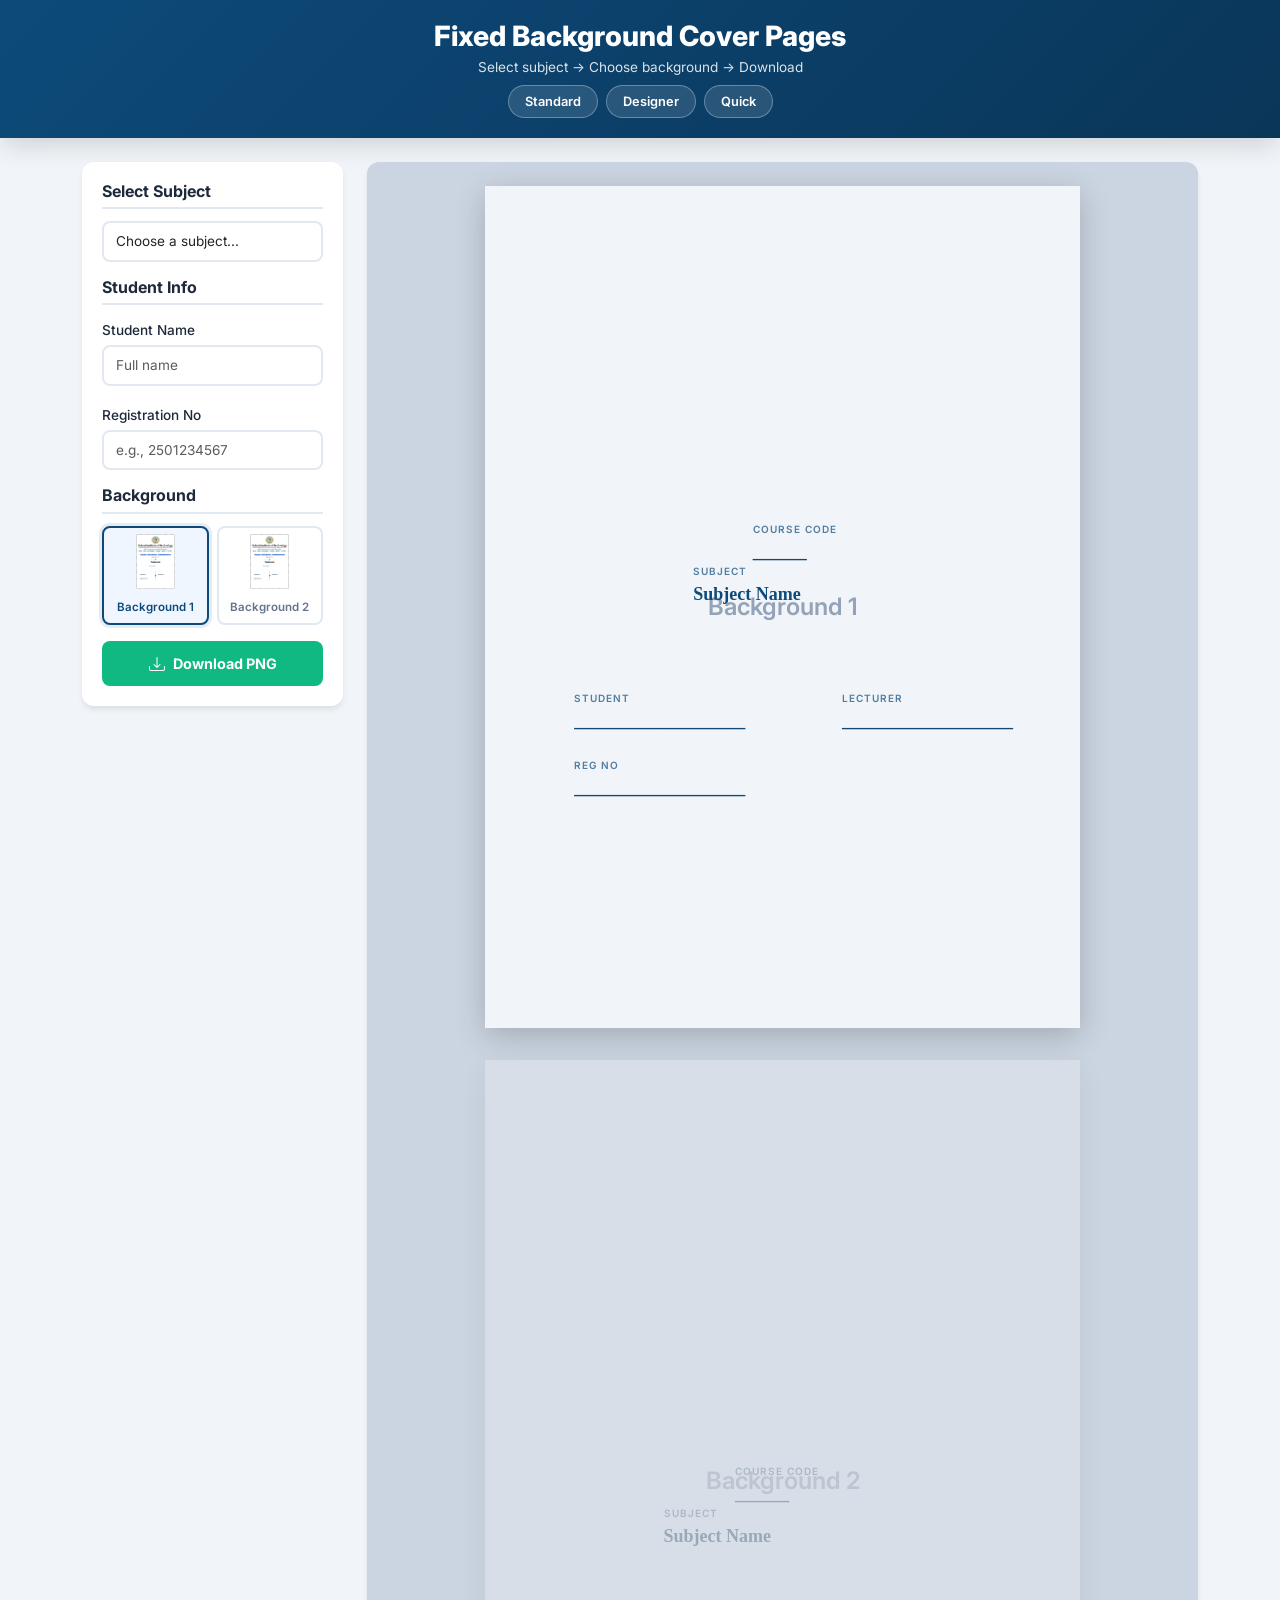
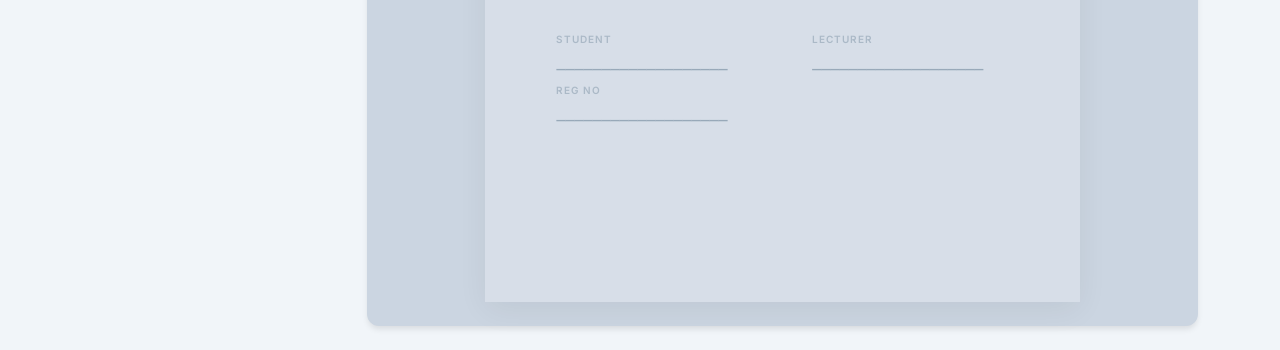
<file: fixed-bg.html>
<!DOCTYPE html>
<html lang="en">
<head>
  <meta charset="UTF-8">
  <meta name="viewport" content="width=device-width, initial-scale=1.0">
  <title>Fixed Background Cover Pages</title>

  <link href="https://cdn.jsdelivr.net/npm/bootstrap@5.3.0/dist/css/bootstrap.min.css" rel="stylesheet">
  <script src="https://code.jquery.com/jquery-3.6.0.min.js"></script>
  <script src="https://html2canvas.hertzen.com/dist/html2canvas.min.js"></script>
  <link rel="preconnect" href="https://fonts.googleapis.com">
  <link rel="preconnect" href="https://fonts.gstatic.com" crossorigin>
  <link href="https://fonts.googleapis.com/css2?family=Inter:wght@400;500;600;700;800&family=Times+New+Roman&display=swap" rel="stylesheet">

  <link rel="stylesheet" href="fixed-bg.css">
</head>

<body>

<div class="app-wrapper">
  <header class="app-header">
    <div class="container">
      <h1 class="app-title">Fixed Background Cover Pages</h1>
      <p class="app-subtitle">Select subject → Choose background → Download</p>
      <div class="header-links">
        <a href="index.html" class="btn-nav">Standard</a>
        <a href="designer.html" class="btn-nav">Designer</a>
        <a href="quick.html" class="btn-nav">Quick</a>
      </div>
    </div>
  </header>

  <div class="main-content">
    <div class="container">
      <div class="row g-4">
        <!-- Input Panel -->
        <div class="col-lg-3">
          <div class="input-card">
            <h5 class="input-title">Select Subject</h5>

            <div class="mb-3">
              <select id="subjectSelect" class="form-control form-control-sm">
                <option value="">Choose a subject...</option>
              </select>
            </div>

            <div class="subject-detail-box" id="subjectDetailBox" style="display:none;">
              <div class="sd-row"><strong>Code:</strong> <span id="sdCode"></span></div>
              <div class="sd-row"><strong>Name:</strong> <span id="sdName"></span></div>
              <div class="sd-row"><strong>Lecturer:</strong> <span id="sdLecturer"></span></div>
            </div>

            <h5 class="input-title mt-3">Student Info</h5>

            <div class="mb-3">
              <label class="form-label">Student Name</label>
              <input type="text" id="studentName" class="form-control form-control-sm" placeholder="Full name">
            </div>

            <div class="mb-3">
              <label class="form-label">Registration No</label>
              <input type="text" id="regNo" class="form-control form-control-sm" placeholder="e.g., 2501234567">
            </div>

            <h5 class="input-title mt-3">Background</h5>

            <div class="bg-selector">
              <div class="bg-option active" data-bg="rit_1.png">
                <img src="rit_1.png" alt="BG 1" onerror="this.style.display='none'">
                <span>Background 1</span>
              </div>
              <div class="bg-option" data-bg="rit_2.png">
                <img src="rit_2.png" alt="BG 2" onerror="this.style.display='none'">
                <span>Background 2</span>
              </div>
            </div>

            <button id="downloadBtn" class="btn-download">
              <svg width="16" height="16" fill="currentColor" viewBox="0 0 16 16"><path d="M.5 9.9a.5.5 0 0 1 .5.5v2.5a1 1 0 0 0 1 1h12a1 1 0 0 0 1-1v-2.5a.5.5 0 0 1 1 0v2.5a2 2 0 0 1-2 2H2a2 2 0 0 1-2-2v-2.5a.5.5 0 0 1 .5-.5Z"/><path d="M7.646 11.854a.5.5 0 0 0 .708 0l3-3a.5.5 0 0 0-.708-.708L8.5 10.293V1.5a.5.5 0 0 0-1 0v8.793L5.354 8.146a.5.5 0 1 0-.708.708l3 3Z"/></svg>
              Download PNG
            </button>
          </div>
        </div>

        <!-- Preview Panel -->
        <div class="col-lg-9">
          <div class="preview-section">
            <div class="preview-scroll">

              <!-- Background 1 -->
              <div class="bg-preview active-preview" id="preview-bg1" data-bg="rit_1.png">
                <div class="bg-canvas">
                  <img src="rit_1.png" class="bg-image" alt="Background 1" onerror="this.style.display='none'">
                  <div class="no-bg-fallback">Background 1</div>
                </div>
                <!-- Fixed Fields - User can adjust positions in CSS -->
                <div class="fixed-field field-course-code" id="bg1-code">
                  <span class="ff-label">Course Code</span>
                  <span class="ff-value">______</span>
                </div>
                <div class="fixed-field field-student" id="bg1-student">
                  <span class="ff-label">Student</span>
                  <span class="ff-value">___________________</span>
                </div>
                <div class="fixed-field field-regno" id="bg1-regno">
                  <span class="ff-label">Reg No</span>
                  <span class="ff-value">___________________</span>
                </div>
                <div class="fixed-field field-lecturer" id="bg1-lecturer">
                  <span class="ff-label">Lecturer</span>
                  <span class="ff-value">___________________</span>
                </div>
                <div class="fixed-field field-subject" id="bg1-subject">
                  <span class="ff-label">Subject</span>
                  <span class="ff-value">Subject Name</span>
                </div>
              </div>

              <!-- Background 2 -->
              <div class="bg-preview" id="preview-bg2" data-bg="rit_2.png">
                <div class="bg-canvas">
                  <img src="rit_2.png" class="bg-image" alt="Background 2" onerror="this.style.display='none'">
                  <div class="no-bg-fallback">Background 2</div>
                </div>
                <!-- Fixed Fields - User can adjust positions in CSS -->
                <div class="fixed-field field-course-code" id="bg2-code">
                  <span class="ff-label">Course Code</span>
                  <span class="ff-value">______</span>
                </div>
                <div class="fixed-field field-student" id="bg2-student">
                  <span class="ff-label">Student</span>
                  <span class="ff-value">___________________</span>
                </div>
                <div class="fixed-field field-regno" id="bg2-regno">
                  <span class="ff-label">Reg No</span>
                  <span class="ff-value">___________________</span>
                </div>
                <div class="fixed-field field-lecturer" id="bg2-lecturer">
                  <span class="ff-label">Lecturer</span>
                  <span class="ff-value">___________________</span>
                </div>
                <div class="fixed-field field-subject" id="bg2-subject">
                  <span class="ff-label">Subject</span>
                  <span class="ff-value">Subject Name</span>
                </div>
              </div>

            </div>
          </div>
        </div>
      </div>
    </div>
  </div>
</div>

<script src="fixed-bg.js"></script>
</body>
</html>
</file>
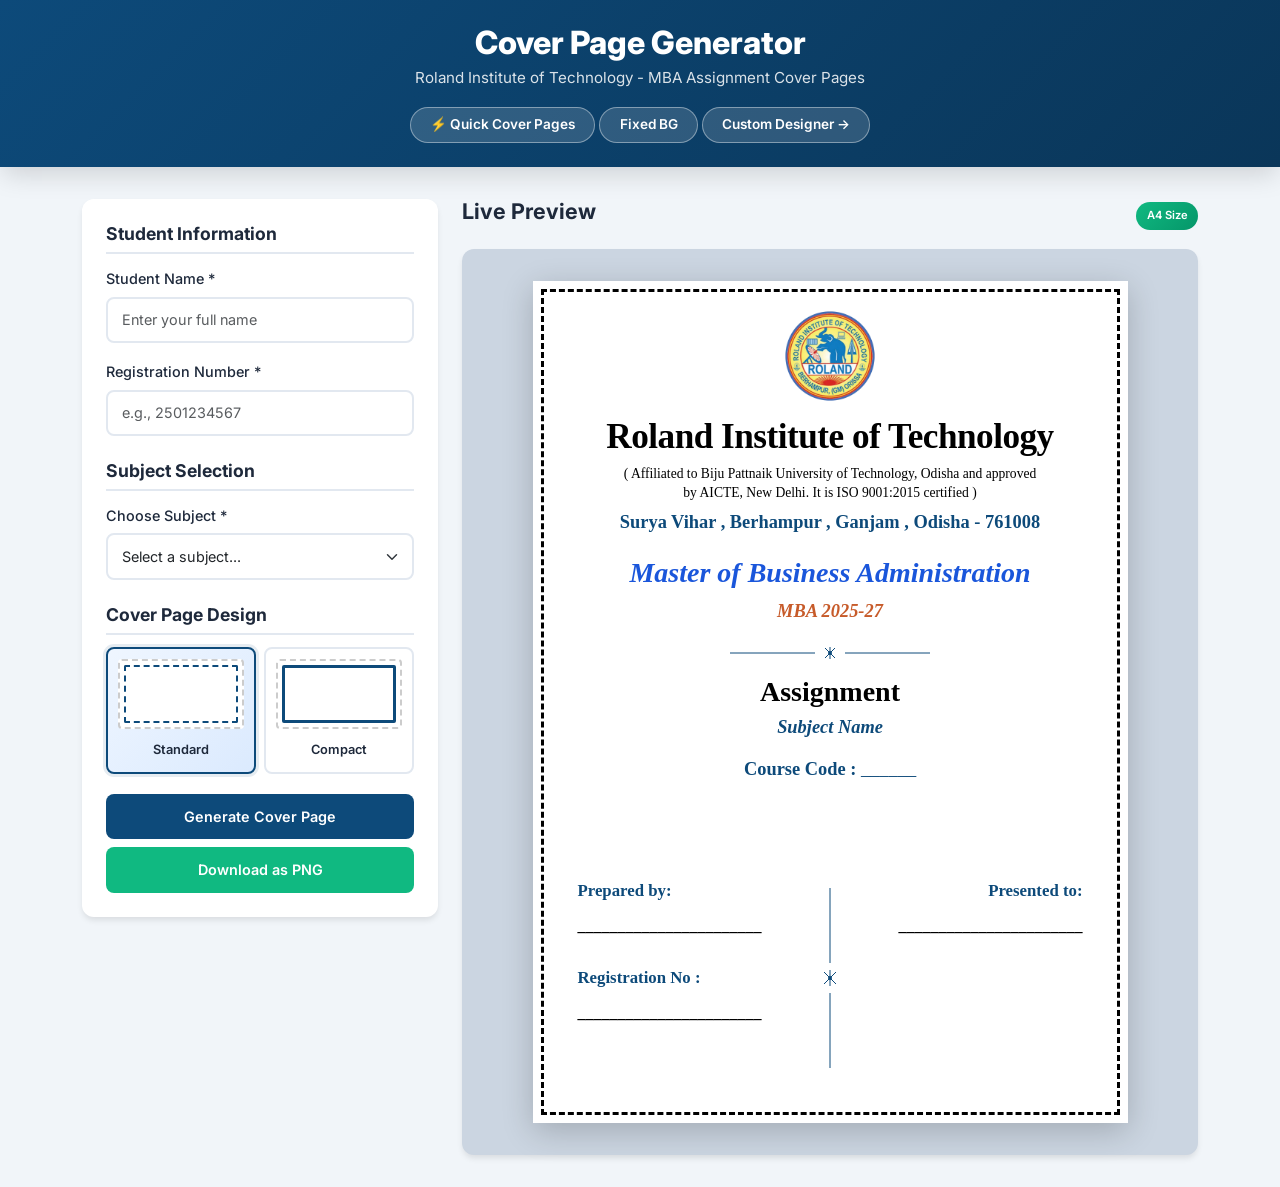
<file: index_2.html>
<!DOCTYPE html>
<html lang="en">
<head>
  <meta charset="UTF-8">
  <meta name="viewport" content="width=device-width, initial-scale=1.0">
  <title>Cover Page Generator - Roland Institute of Technology</title>

  <!-- Bootstrap 5 -->
  <link href="https://cdn.jsdelivr.net/npm/bootstrap@5.3.0/dist/css/bootstrap.min.css" rel="stylesheet">

  <!-- jQuery -->
  <script src="https://code.jquery.com/jquery-3.6.0.min.js"></script>

  <!-- html2canvas -->
  <script src="https://html2canvas.hertzen.com/dist/html2canvas.min.js"></script>
  <link rel="preconnect" href="https://fonts.googleapis.com">
  <link rel="preconnect" href="https://fonts.gstatic.com" crossorigin>
  <link href="https://fonts.googleapis.com/css2?family=Times+New+Roman&family=Inter:wght@300;400;500;600;700;800&display=swap" rel="stylesheet">

  <link rel="stylesheet" href="style.css">
</head>

<body>

<div class="app-wrapper">
  <!-- Header -->
  <header class="app-header">
    <div class="container">
      <h1 class="app-title">Cover Page Generator</h1>
      <p class="app-subtitle">Roland Institute of Technology - MBA Assignment Cover Pages</p>
      <div class="mt-3">
        <a href="quick.html" class="btn-designer-nav">⚡ Quick Cover Pages</a>
        <a href="fixed-bg.html" class="btn-designer-nav">Fixed BG</a>
        <a href="designer.html" class="btn-designer-nav">Custom Designer →</a>
      </div>
    </div>
  </header>

  <div class="main-content">
    <div class="container">
      <div class="row g-4">
        <!-- Form Section -->
        <div class="col-lg-4">
          <div class="form-card">
            <h4 class="form-title">Student Information</h4>
            
            <div class="mb-3">
              <label for="studentName" class="form-label">Student Name *</label>
              <input type="text" id="studentName" class="form-control" placeholder="Enter your full name" required>
            </div>

            <div class="mb-3">
              <label for="regNo" class="form-label">Registration Number *</label>
              <input type="text" id="regNo" class="form-control" placeholder="e.g., 2501234567" required>
            </div>

            <h4 class="form-title mt-4">Subject Selection</h4>
            
            <div class="mb-3">
              <label for="subjectSelect" class="form-label">Choose Subject *</label>
              <select id="subjectSelect" class="form-select" required>
                <option value="">Select a subject...</option>
              </select>
            </div>

            <div class="subject-info-box" id="subjectInfoBox" style="display: none;">
              <div class="subject-detail">
                <strong>Code:</strong> <span id="subjectCode"></span>
              </div>
              <div class="subject-detail">
                <strong>Name:</strong> <span id="subjectName"></span>
              </div>
              <div class="subject-detail">
                <strong>Lecturer:</strong> <span id="subjectLecturer"></span>
              </div>
            </div>

            <h4 class="form-title mt-4">Cover Page Design</h4>
            
            <div class="design-selection">
              <div class="row g-2">
                <div class="col-6">
                  <div class="design-option active" data-design="design1">
                    <div class="design-preview design1-preview"></div>
                    <span>Standard</span>
                  </div>
                </div>
                <div class="col-6">
                  <div class="design-option" data-design="design2">
                    <div class="design-preview design2-preview"></div>
                    <span>Compact</span>
                  </div>
                </div>
              </div>
            </div>

            <div class="button-group">
              <button id="generate" class="btn btn-primary w-100 mb-2">
                Generate Cover Page
              </button>
              <button id="download" class="btn btn-success w-100">
                Download as PNG
              </button>
            </div>
          </div>
        </div>

        <!-- Preview Section -->
        <div class="col-lg-8">
          <div class="preview-header">
            <h4 class="preview-title">Live Preview</h4>
            <span class="preview-badge">A4 Size</span>
          </div>
          
          <div class="preview-container">
            <!-- Cover Page - Exact rit_2.png replica -->
            <div class="cover-page-wrapper">
              <div id="coverPage" class="cover-page" data-design="design1">
                <!-- Dashed Border -->
                <div class="cp-border"></div>
                
                <!-- Content -->
                <div class="cp-content">
                  <!-- Logo Section -->
                  <div class="cp-logo">
                    <img src="rit_logo.png" alt="RIT Logo" class="cp-logo-img" onerror="this.style.display='none'">
                    <div class="cp-logo-fallback" style="display:none;">
                      <div class="logo-circle">
                        <span class="logo-text">RIT</span>
                      </div>
                    </div>
                  </div>
                  
                  <!-- Institution Name -->
                  <h1 class="cp-institution">Roland Institute of Technology</h1>
                  
                  <!-- Affiliation Text -->
                  <p class="cp-affiliation">( Affiliated to Biju Pattnaik University of Technology, Odisha and approved<br>by AICTE, New Delhi. It is ISO 9001:2015 certified )</p>
                  
                  <!-- Address -->
                  <p class="cp-address">Surya Vihar , Berhampur , Ganjam , Odisha - 761008</p>
                  
                  <!-- Program Name -->
                  <h2 class="cp-program">Master of Business Administration</h2>
                  
                  <!-- Batch Year -->
                  <p class="cp-batch">MBA 2025-27</p>
                  
                  <!-- Decorative Divider -->
                  <div class="cp-divider">
                    <svg width="200" height="20" viewBox="0 0 200 20">
                      <line x1="0" y1="10" x2="85" y2="10" stroke="#0d4a7a" stroke-width="1"/>
                      <g transform="translate(100,10)">
                        <line x1="0" y1="-6" x2="0" y2="6" stroke="#0d4a7a" stroke-width="1"/>
                        <line x1="-5" y1="-5" x2="5" y2="5" stroke="#0d4a7a" stroke-width="1"/>
                        <line x1="-5" y1="5" x2="5" y2="-5" stroke="#0d4a7a" stroke-width="1"/>
                        <circle cx="0" cy="0" r="2" fill="#0d4a7a"/>
                      </g>
                      <line x1="115" y1="10" x2="200" y2="10" stroke="#0d4a7a" stroke-width="1"/>
                    </svg>
                  </div>
                  
                  <!-- Assignment Title -->
                  <h3 class="cp-assignment">Assignment</h3>
                  
                  <!-- Subject Name -->
                  <p class="cp-subject-name" id="cpSubjectName">Subject Name</p>
                  
                  <!-- Course Code -->
                  <p class="cp-course-code">Course Code : <span id="cpCourseCode">______</span></p>
                  
                  <!-- Lower Section - Prepared by / Presented to -->
                  <div class="cp-lower-section">
                    <div class="cp-prepared">
                      <p class="cp-label">Prepared by:</p>
                      <p class="cp-value" id="cpStudentName">_______________________</p>
                      <p class="cp-label mt-4">Registration No :</p>
                      <p class="cp-value" id="cpRegNo">_______________________</p>
                    </div>
                    
                    <div class="cp-center-divider">
                      <svg width="20" height="180" viewBox="0 0 20 180">
                        <line x1="10" y1="0" x2="10" y2="75" stroke="#0d4a7a" stroke-width="1"/>
                        <g transform="translate(10,90)">
                          <line x1="0" y1="-8" x2="0" y2="8" stroke="#0d4a7a" stroke-width="1"/>
                          <line x1="-6" y1="-6" x2="6" y2="6" stroke="#0d4a7a" stroke-width="1"/>
                          <line x1="-6" y1="6" x2="6" y2="-6" stroke="#0d4a7a" stroke-width="1"/>
                          <circle cx="0" cy="0" r="2" fill="#0d4a7a"/>
                        </g>
                        <line x1="10" y1="105" x2="10" y2="180" stroke="#0d4a7a" stroke-width="1"/>
                      </svg>
                    </div>
                    
                    <div class="cp-presented">
                      <p class="cp-label">Presented to:</p>
                      <p class="cp-value" id="cpLecturerName">_______________________</p>
                    </div>
                  </div>
                </div>
              </div>
            </div>
          </div>
        </div>
      </div>
    </div>
  </div>
</div>

<script src="script.js"></script>
</body>
</html>
</file>
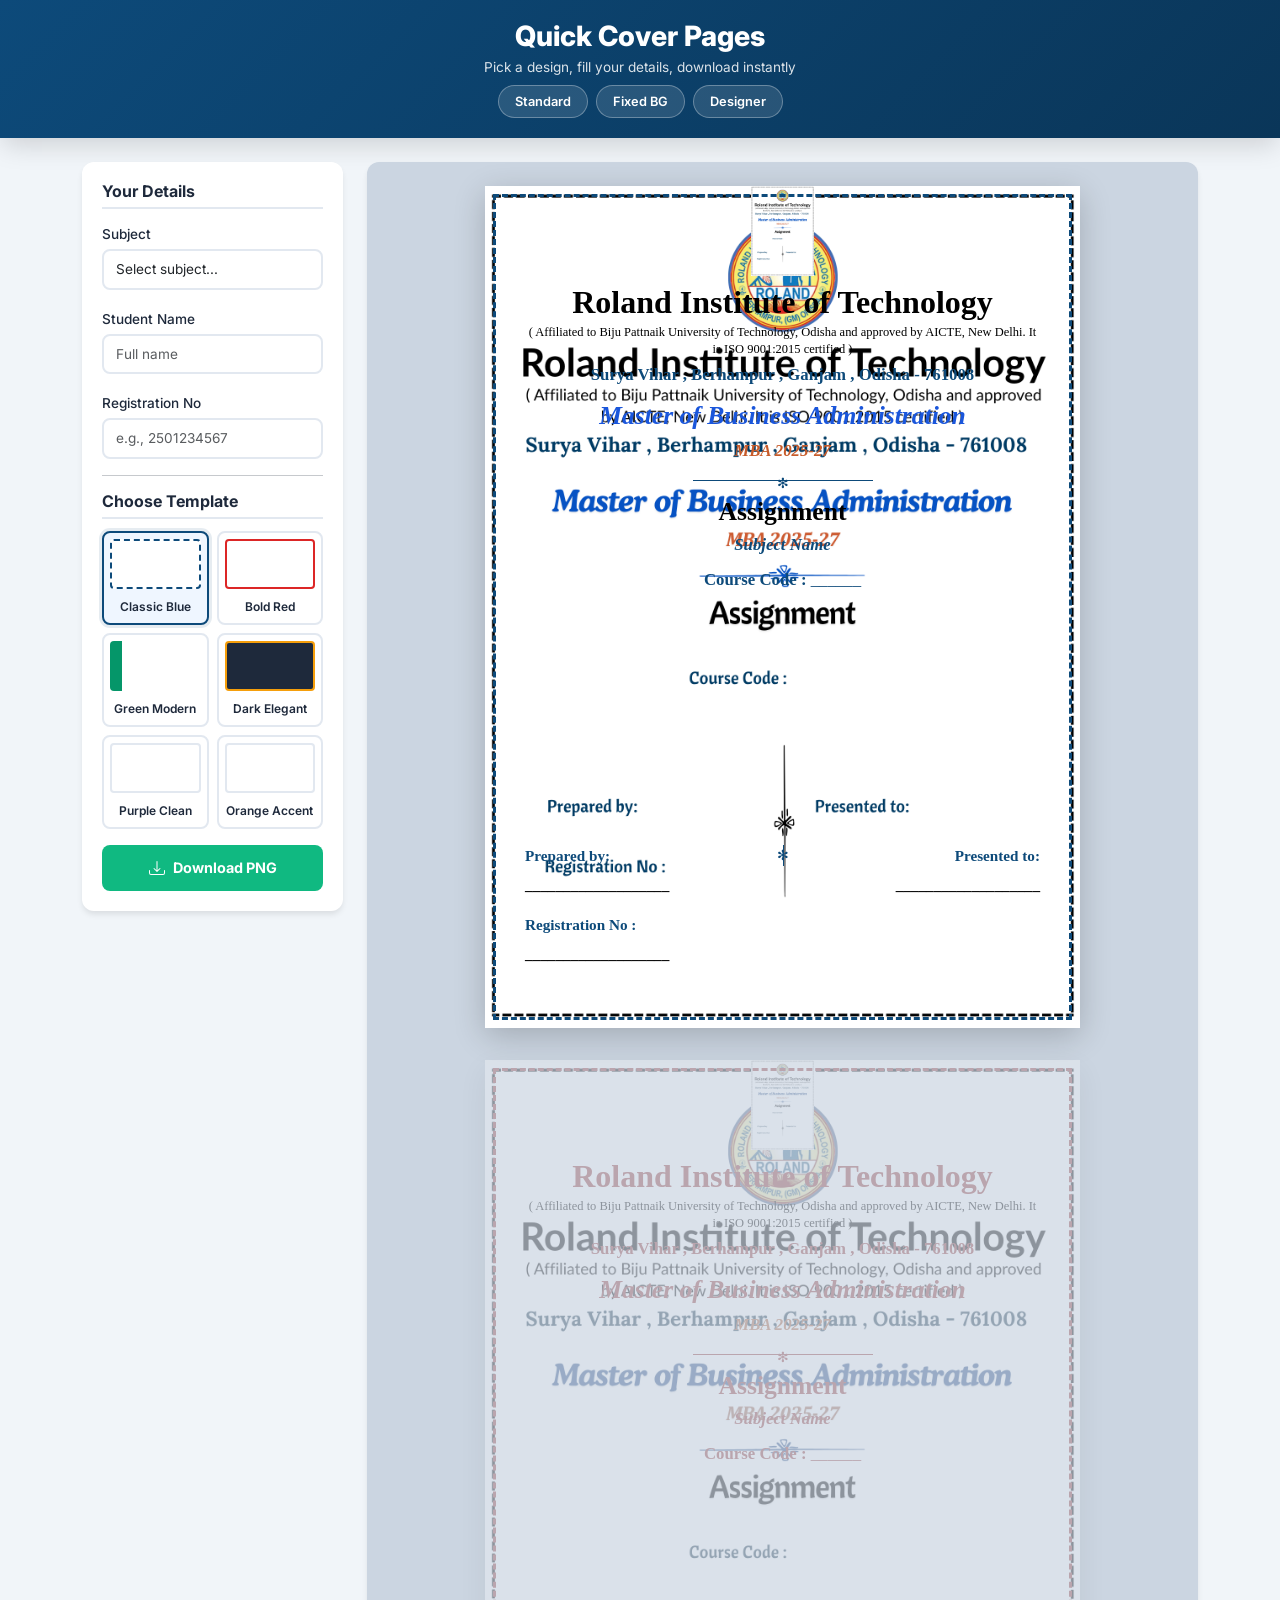
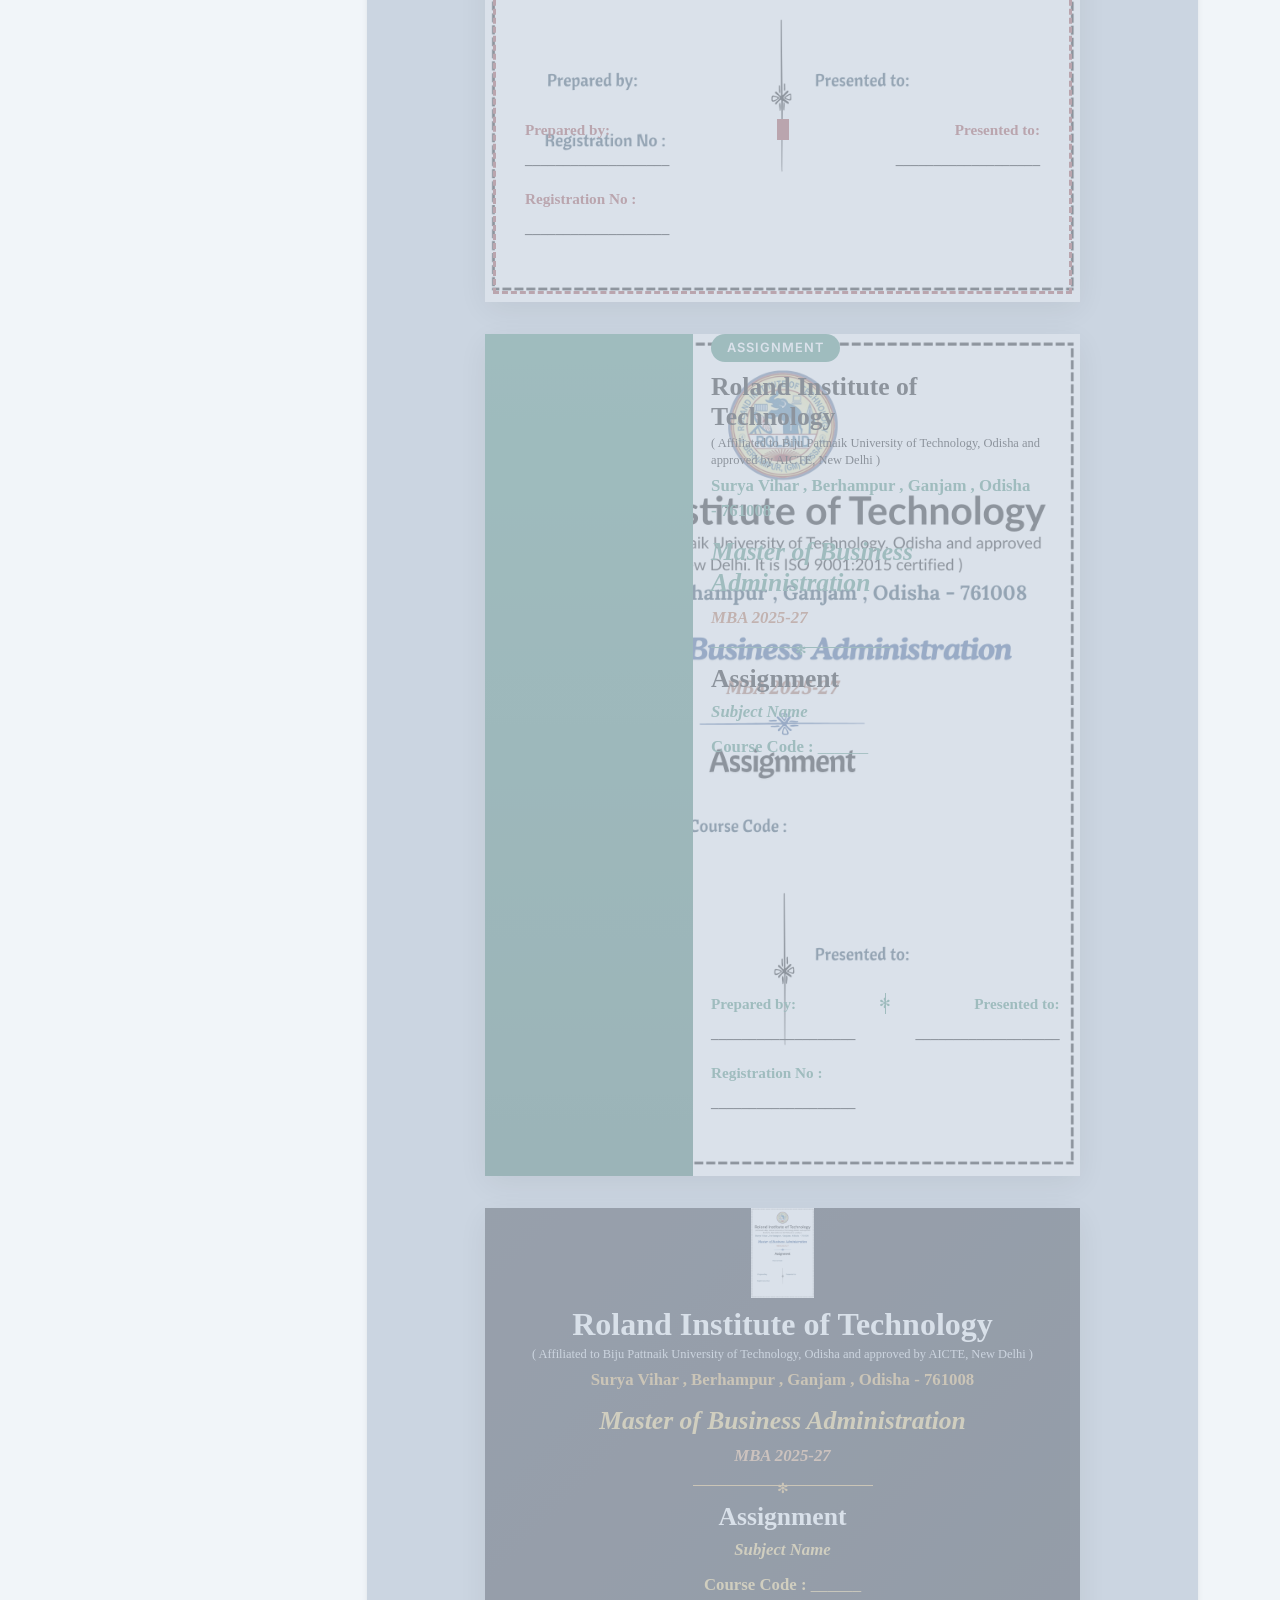
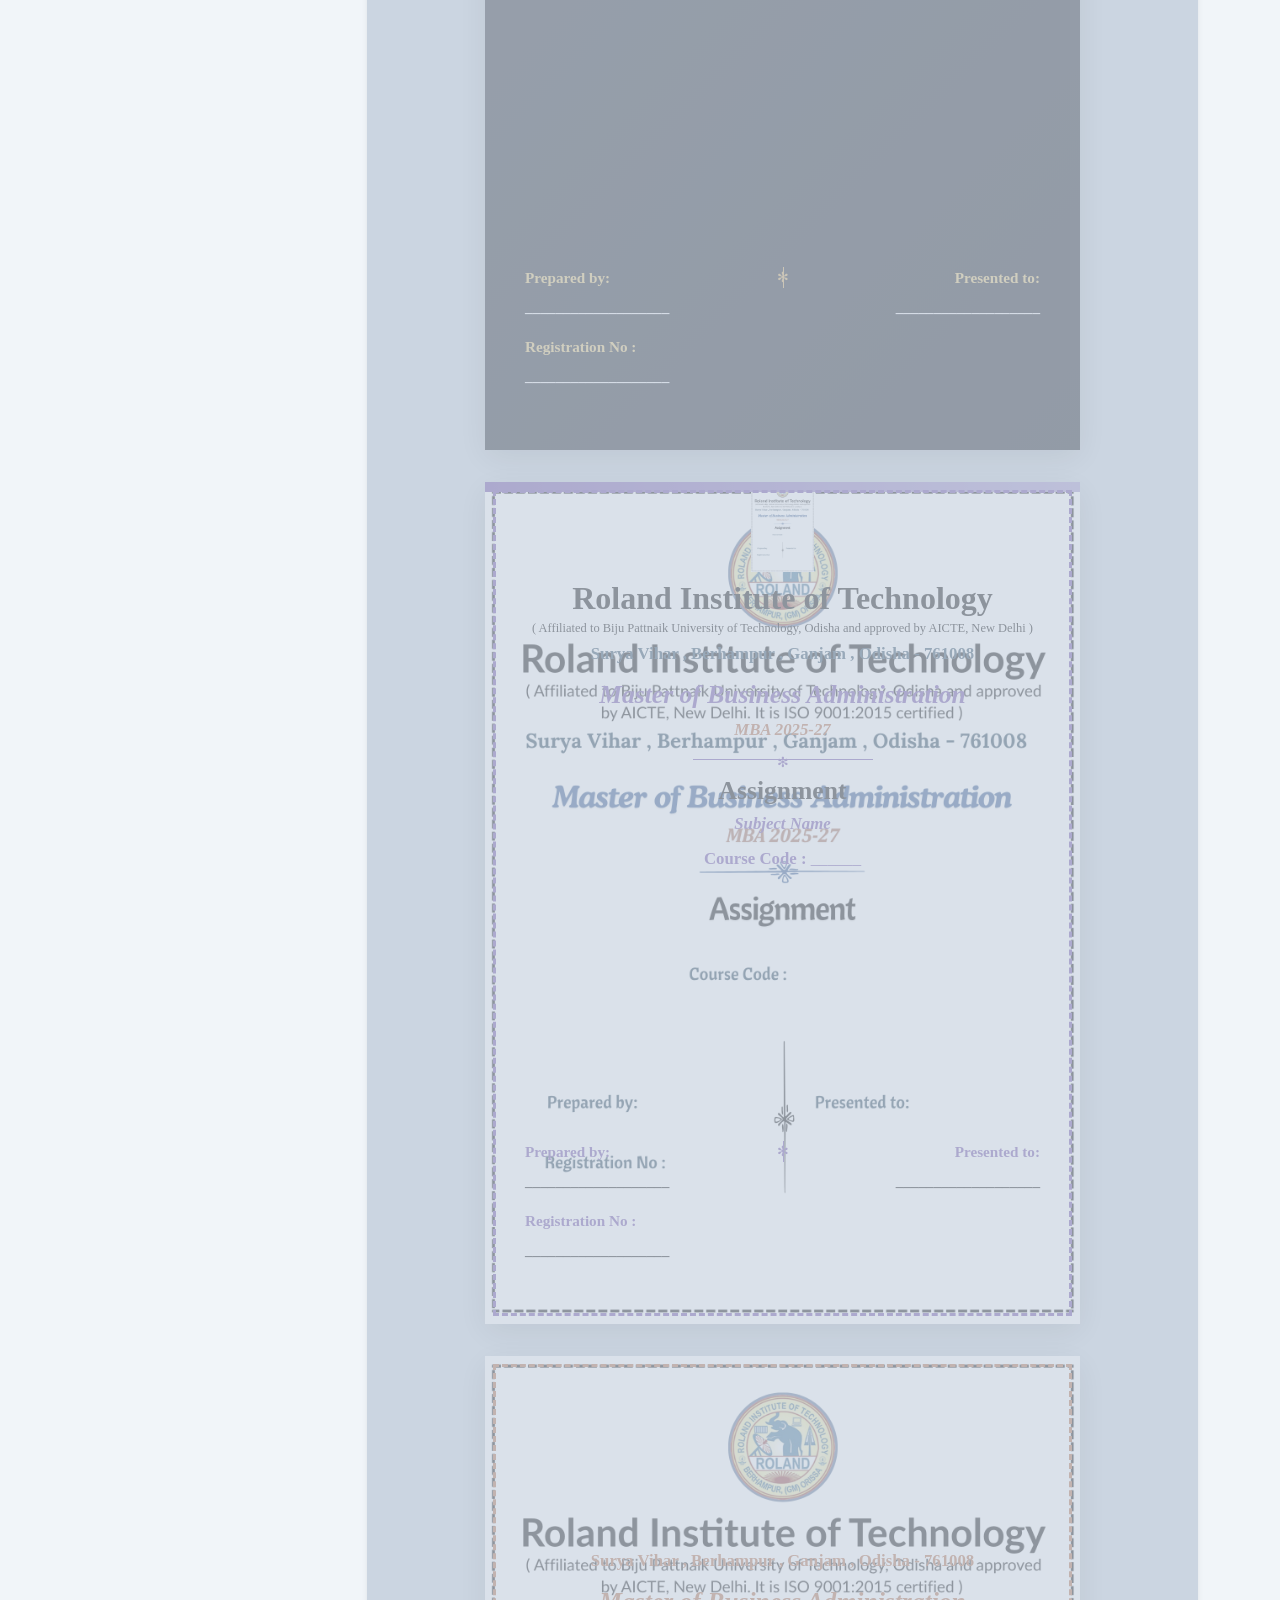
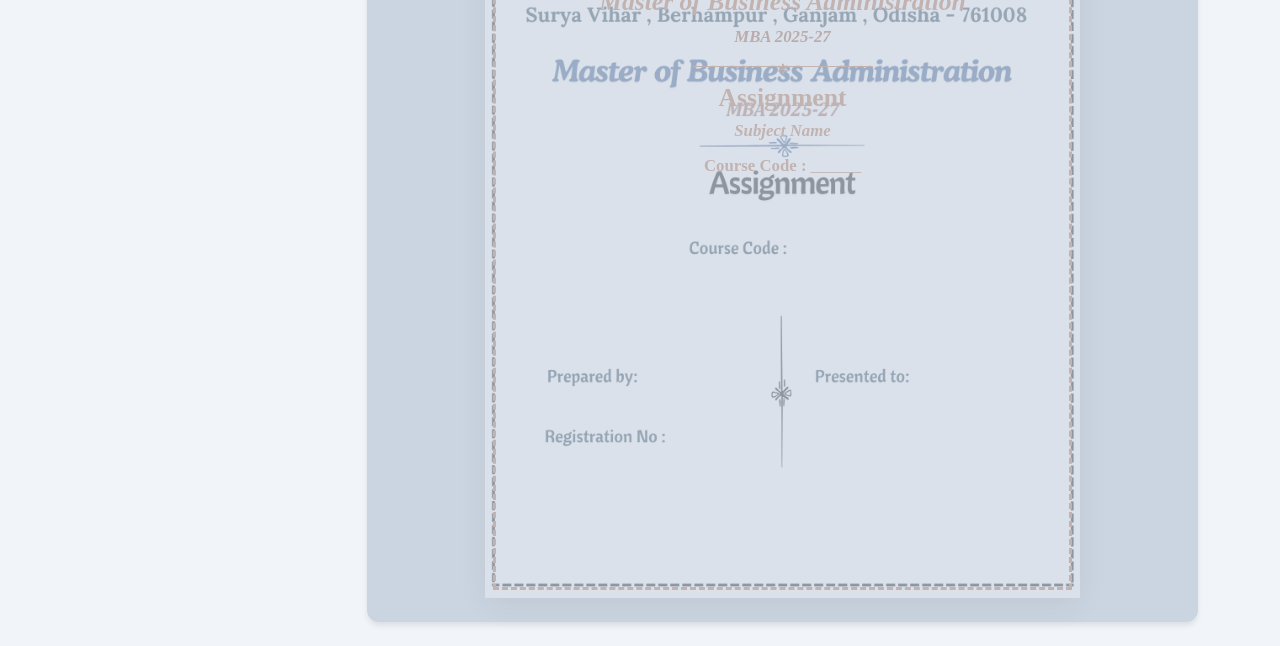
<file: quick.html>
<!DOCTYPE html>
<html lang="en">
<head>
  <meta charset="UTF-8">
  <meta name="viewport" content="width=device-width, initial-scale=1.0">
  <title>Quick Cover Pages - Roland Institute of Technology</title>

  <link href="https://cdn.jsdelivr.net/npm/bootstrap@5.3.0/dist/css/bootstrap.min.css" rel="stylesheet">
  <script src="https://code.jquery.com/jquery-3.6.0.min.js"></script>
  <script src="https://html2canvas.hertzen.com/dist/html2canvas.min.js"></script>
  <link rel="preconnect" href="https://fonts.googleapis.com">
  <link rel="preconnect" href="https://fonts.gstatic.com" crossorigin>
  <link href="https://fonts.googleapis.com/css2?family=Inter:wght@300;400;500;600;700;800&family=Times+New+Roman&family=Playfair+Display:wght@400;600;700&display=swap" rel="stylesheet">

  <link rel="stylesheet" href="quick.css">
</head>

<body>

<div class="app-wrapper">
  <header class="app-header">
    <div class="container">
      <h1 class="app-title">Quick Cover Pages</h1>
      <p class="app-subtitle">Pick a design, fill your details, download instantly</p>
      <div class="header-links">
        <a href="index.html" class="btn-nav">Standard</a>
        <a href="fixed-bg.html" class="btn-nav">Fixed BG</a>
        <a href="designer.html" class="btn-nav">Designer</a>
      </div>
    </div>
  </header>

  <div class="main-content">
    <div class="container">
      <div class="row g-4">
        <!-- Input Panel -->
        <div class="col-lg-3">
          <div class="input-card">
            <h5 class="input-title">Your Details</h5>

            <div class="mb-3">
              <label class="form-label">Subject</label>
              <select id="subjectSelect" class="form-control form-control-sm">
                <option value="">Select subject...</option>
              </select>
            </div>

            <div class="mb-3">
              <label class="form-label">Student Name</label>
              <input type="text" id="studentName" class="form-control form-control-sm" placeholder="Full name">
            </div>

            <div class="mb-3">
              <label class="form-label">Registration No</label>
              <input type="text" id="regNo" class="form-control form-control-sm" placeholder="e.g., 2501234567">
            </div>

            <hr class="my-3">

            <h5 class="input-title">Choose Template</h5>

            <div class="template-grid">
              <div class="template-option active" data-template="t1">
                <div class="template-thumb t1-thumb"></div>
                <span>Classic Blue</span>
              </div>
              <div class="template-option" data-template="t2">
                <div class="template-thumb t2-thumb"></div>
                <span>Bold Red</span>
              </div>
              <div class="template-option" data-template="t3">
                <div class="template-thumb t3-thumb"></div>
                <span>Green Modern</span>
              </div>
              <div class="template-option" data-template="t4">
                <div class="template-thumb t4-thumb"></div>
                <span>Dark Elegant</span>
              </div>
              <div class="template-option" data-template="t5">
                <div class="template-thumb t5-thumb"></div>
                <span>Purple Clean</span>
              </div>
              <div class="template-option" data-template="t6">
                <div class="template-thumb t6-thumb"></div>
                <span>Orange Accent</span>
              </div>
            </div>

            <button id="downloadBtn" class="btn-download">
              <svg width="16" height="16" fill="currentColor" viewBox="0 0 16 16"><path d="M.5 9.9a.5.5 0 0 1 .5.5v2.5a1 1 0 0 0 1 1h12a1 1 0 0 0 1-1v-2.5a.5.5 0 0 1 1 0v2.5a2 2 0 0 1-2 2H2a2 2 0 0 1-2-2v-2.5a.5.5 0 0 1 .5-.5Z"/><path d="M7.646 11.854a.5.5 0 0 0 .708 0l3-3a.5.5 0 0 0-.708-.708L8.5 10.293V1.5a.5.5 0 0 0-1 0v8.793L5.354 8.146a.5.5 0 1 0-.708.708l3 3Z"/></svg>
              Download PNG
            </button>
          </div>
        </div>

        <!-- Preview Panel -->
        <div class="col-lg-9">
          <div class="preview-section">
            <div class="preview-scroll" id="previewScroll">

              <!-- Template 1: Classic Blue -->
              <div class="template-preview" id="preview-t1" data-template="t1">
                <div class="tp-bg-image">
                  <img src="rit_2.png" alt="BG" onerror="this.style.display='none'">
                </div>
                <div class="tp-border tp-border-blue"></div>
                <div class="tp-content">
                  <div class="tp-logo">
                    <img src="rit_2.png" alt="RIT" class="tp-logo-img" onerror="this.outerHTML='<div class=\'tp-logo-fallback\'><span>RIT</span></div>'">
                  </div>
                  <h1 class="tp-inst">Roland Institute of Technology</h1>
                  <p class="tp-affil">( Affiliated to Biju Pattnaik University of Technology, Odisha and approved by AICTE, New Delhi. It is ISO 9001:2015 certified )</p>
                  <p class="tp-address">Surya Vihar , Berhampur , Ganjam , Odisha - 761008</p>
                  <h2 class="tp-program">Master of Business Administration</h2>
                  <p class="tp-batch">MBA 2025-27</p>
                  <div class="tp-divider-blue"></div>
                  <h3 class="tp-assignment">Assignment</h3>
                  <p class="tp-subject" id="t1-subject">Subject Name</p>
                  <p class="tp-code">Course Code : <span id="t1-code">______</span></p>
                  <div class="tp-lower">
                    <div class="tp-left">
                      <p class="tp-label">Prepared by:</p>
                      <p class="tp-val" id="t1-student">___________________</p>
                      <p class="tp-label">Registration No :</p>
                      <p class="tp-val" id="t1-regno">___________________</p>
                    </div>
                    <div class="tp-mid-line"><span>✻</span></div>
                    <div class="tp-right">
                      <p class="tp-label">Presented to:</p>
                      <p class="tp-val" id="t1-lecturer">___________________</p>
                    </div>
                  </div>
                </div>
              </div>

              <!-- Template 2: Bold Red -->
              <div class="template-preview" id="preview-t2" data-template="t2">
                <div class="tp-bg-image">
                  <img src="rit_1.png" alt="BG" onerror="this.style.display='none'">
                </div>
                <div class="tp-border tp-border-red"></div>
                <div class="tp-content">
                  <div class="tp-logo">
                    <img src="rit_2.png" alt="RIT" class="tp-logo-img" onerror="this.outerHTML='<div class=\'tp-logo-fallback red\'><span>RIT</span></div>'">
                  </div>
                  <h1 class="tp-inst tp-inst-red">Roland Institute of Technology</h1>
                  <p class="tp-affil">( Affiliated to Biju Pattnaik University of Technology, Odisha and approved by AICTE, New Delhi. It is ISO 9001:2015 certified )</p>
                  <p class="tp-address tp-address-red">Surya Vihar , Berhampur , Ganjam , Odisha - 761008</p>
                  <h2 class="tp-program tp-program-red">Master of Business Administration</h2>
                  <p class="tp-batch tp-batch-red">MBA 2025-27</p>
                  <div class="tp-divider-red"></div>
                  <h3 class="tp-assignment tp-assignment-red">Assignment</h3>
                  <p class="tp-subject tp-subject-red" id="t2-subject">Subject Name</p>
                  <p class="tp-code tp-code-red">Course Code : <span id="t2-code">______</span></p>
                  <div class="tp-lower">
                    <div class="tp-left">
                      <p class="tp-label tp-label-red">Prepared by:</p>
                      <p class="tp-val" id="t2-student">___________________</p>
                      <p class="tp-label tp-label-red">Registration No :</p>
                      <p class="tp-val" id="t2-regno">___________________</p>
                    </div>
                    <div class="tp-mid-line red"><span>✻</span></div>
                    <div class="tp-right">
                      <p class="tp-label tp-label-red">Presented to:</p>
                      <p class="tp-val" id="t2-lecturer">___________________</p>
                    </div>
                  </div>
                </div>
              </div>

              <!-- Template 3: Green Modern -->
              <div class="template-preview" id="preview-t3" data-template="t3">
                <div class="tp-bg-image">
                  <img src="rit_2.png" alt="BG" onerror="this.style.display='none'">
                </div>
                <div class="tp-sidebar-green"></div>
                <div class="tp-content tp-content-green">
                  <div class="tp-badge-green">Assignment</div>
                  <h1 class="tp-inst tp-inst-green">Roland Institute of Technology</h1>
                  <p class="tp-affil">( Affiliated to Biju Pattnaik University of Technology, Odisha and approved by AICTE, New Delhi )</p>
                  <p class="tp-address tp-address-green">Surya Vihar , Berhampur , Ganjam , Odisha - 761008</p>
                  <h2 class="tp-program tp-program-green">Master of Business Administration</h2>
                  <p class="tp-batch tp-batch-green">MBA 2025-27</p>
                  <div class="tp-divider-green"></div>
                  <h3 class="tp-assignment tp-assignment-green">Assignment</h3>
                  <p class="tp-subject tp-subject-green" id="t3-subject">Subject Name</p>
                  <p class="tp-code tp-code-green">Course Code : <span id="t3-code">______</span></p>
                  <div class="tp-lower">
                    <div class="tp-left">
                      <p class="tp-label tp-label-green">Prepared by:</p>
                      <p class="tp-val" id="t3-student">___________________</p>
                      <p class="tp-label tp-label-green">Registration No :</p>
                      <p class="tp-val" id="t3-regno">___________________</p>
                    </div>
                    <div class="tp-mid-line green"><span>✻</span></div>
                    <div class="tp-right">
                      <p class="tp-label tp-label-green">Presented to:</p>
                      <p class="tp-val" id="t3-lecturer">___________________</p>
                    </div>
                  </div>
                </div>
              </div>

              <!-- Template 4: Dark Elegant -->
              <div class="template-preview" id="preview-t4" data-template="t4">
                <div class="tp-bg-image">
                  <img src="rit_1.png" alt="BG" onerror="this.style.display='none'">
                </div>
                <div class="tp-bg-dark"></div>
                <div class="tp-content tp-content-dark">
                  <div class="tp-logo">
                    <img src="rit_2.png" alt="RIT" class="tp-logo-img" onerror="this.outerHTML='<div class=\'tp-logo-fallback dark\'><span>RIT</span></div>'">
                  </div>
                  <h1 class="tp-inst tp-inst-dark">Roland Institute of Technology</h1>
                  <p class="tp-affil tp-affil-dark">( Affiliated to Biju Pattnaik University of Technology, Odisha and approved by AICTE, New Delhi )</p>
                  <p class="tp-address tp-address-dark">Surya Vihar , Berhampur , Ganjam , Odisha - 761008</p>
                  <h2 class="tp-program tp-program-dark">Master of Business Administration</h2>
                  <p class="tp-batch tp-batch-dark">MBA 2025-27</p>
                  <div class="tp-divider-dark"></div>
                  <h3 class="tp-assignment tp-assignment-dark">Assignment</h3>
                  <p class="tp-subject tp-subject-dark" id="t4-subject">Subject Name</p>
                  <p class="tp-code tp-code-dark">Course Code : <span id="t4-code">______</span></p>
                  <div class="tp-lower">
                    <div class="tp-left">
                      <p class="tp-label tp-label-dark">Prepared by:</p>
                      <p class="tp-val tp-val-dark" id="t4-student">___________________</p>
                      <p class="tp-label tp-label-dark">Registration No :</p>
                      <p class="tp-val tp-val-dark" id="t4-regno">___________________</p>
                    </div>
                    <div class="tp-mid-line dark"><span>✻</span></div>
                    <div class="tp-right">
                      <p class="tp-label tp-label-dark">Presented to:</p>
                      <p class="tp-val tp-val-dark" id="t4-lecturer">___________________</p>
                    </div>
                  </div>
                </div>
              </div>

              <!-- Template 5: Purple Clean -->
              <div class="template-preview" id="preview-t5" data-template="t5">
                <div class="tp-bg-image">
                  <img src="rit_2.png" alt="BG" onerror="this.style.display='none'">
                </div>
                <div class="tp-border tp-border-purple"></div>
                <div class="tp-content">
                  <div class="tp-top-bar-purple"></div>
                  <div class="tp-logo">
                    <img src="rit_2.png" alt="RIT" class="tp-logo-img" onerror="this.outerHTML='<div class=\'tp-logo-fallback purple\'><span>RIT</span></div>'">
                  </div>
                  <h1 class="tp-inst">Roland Institute of Technology</h1>
                  <p class="tp-affil">( Affiliated to Biju Pattnaik University of Technology, Odisha and approved by AICTE, New Delhi )</p>
                  <p class="tp-address">Surya Vihar , Berhampur , Ganjam , Odisha - 761008</p>
                  <h2 class="tp-program tp-program-purple">Master of Business Administration</h2>
                  <p class="tp-batch tp-batch-purple">MBA 2025-27</p>
                  <div class="tp-divider-purple"></div>
                  <h3 class="tp-assignment">Assignment</h3>
                  <p class="tp-subject tp-subject-purple" id="t5-subject">Subject Name</p>
                  <p class="tp-code tp-code-purple">Course Code : <span id="t5-code">______</span></p>
                  <div class="tp-lower">
                    <div class="tp-left">
                      <p class="tp-label tp-label-purple">Prepared by:</p>
                      <p class="tp-val" id="t5-student">___________________</p>
                      <p class="tp-label tp-label-purple">Registration No :</p>
                      <p class="tp-val" id="t5-regno">___________________</p>
                    </div>
                    <div class="tp-mid-line purple"><span>✻</span></div>
                    <div class="tp-right">
                      <p class="tp-label tp-label-purple">Presented to:</p>
                      <p class="tp-val" id="t5-lecturer">___________________</p>
                    </div>
                  </div>
                </div>
              </div>

              <!-- Template 6: Orange Accent -->
              <div class="template-preview" id="preview-t6" data-template="t6">
                <div class="tp-bg-image">
                  <img src="rit_1.png" alt="BG" onerror="this.style.display='none'">
                </div>
                <div class="tp-border tp-border-orange"></div>
                <div class="tp-header-orange">
                  <div class="tp-logo">
                    <img src="rit_2.png" alt="RIT" class="tp-logo-img" onerror="this.outerHTML='<div class=\'tp-logo-fallback orange\'><span>RIT</span></div>'">
                  </div>
                  <h1 class="tp-inst">Roland Institute of Technology</h1>
                  <p class="tp-affil">( Affiliated to Biju Pattnaik University of Technology, Odisha and approved by AICTE, New Delhi )</p>
                </div>
                <div class="tp-content">
                  <p class="tp-address tp-address-orange">Surya Vihar , Berhampur , Ganjam , Odisha - 761008</p>
                  <h2 class="tp-program tp-program-orange">Master of Business Administration</h2>
                  <p class="tp-batch tp-batch-orange">MBA 2025-27</p>
                  <div class="tp-divider-orange"></div>
                  <h3 class="tp-assignment tp-assignment-orange">Assignment</h3>
                  <p class="tp-subject tp-subject-orange" id="t6-subject">Subject Name</p>
                  <p class="tp-code tp-code-orange">Course Code : <span id="t6-code">______</span></p>
                  <div class="tp-lower">
                    <div class="tp-left">
                      <p class="tp-label tp-label-orange">Prepared by:</p>
                      <p class="tp-val" id="t6-student">___________________</p>
                      <p class="tp-label tp-label-orange">Registration No :</p>
                      <p class="tp-val" id="t6-regno">___________________</p>
                    </div>
                    <div class="tp-mid-line orange"><span>✻</span></div>
                    <div class="tp-right">
                      <p class="tp-label tp-label-orange">Presented to:</p>
                      <p class="tp-val" id="t6-lecturer">___________________</p>
                    </div>
                  </div>
                </div>
              </div>

            </div>
          </div>
        </div>
      </div>
    </div>
  </div>
</div>

<script src="quick.js"></script>
</body>
</html>
</file>
<file: fixed-bg.css>
:root {
  --bg: #f1f5f9;
  --card-bg: #ffffff;
  --text: #1e293b;
  --text-muted: #64748b;
  --border: #e2e8f0;
  --shadow: 0 4px 6px -1px rgb(0 0 0 / 0.1);
  --shadow-lg: 0 10px 25px -3px rgb(0 0 0 / 0.15);
  --radius: 12px;
}

* { box-sizing: border-box; margin: 0; padding: 0; }

body {
  font-family: 'Inter', sans-serif;
  background: var(--bg);
  color: var(--text);
  line-height: 1.5;
}

/* Header */
.app-header {
  background: linear-gradient(135deg, #0d4a7a 0%, #0a3659 100%);
  padding: 1.25rem 0;
  color: white;
  text-align: center;
  box-shadow: var(--shadow-lg);
}

.app-title { font-size: 1.75rem; font-weight: 800; margin-bottom: 0.2rem; }
.app-subtitle { font-size: 0.85rem; opacity: 0.85; margin-bottom: 0.5rem; }

.header-links { display: flex; gap: 0.5rem; justify-content: center; }
.btn-nav {
  padding: 0.35rem 1rem;
  background: rgba(255,255,255,0.12);
  color: white;
  border: 1px solid rgba(255,255,255,0.3);
  border-radius: 999px;
  font-size: 0.8rem;
  font-weight: 600;
  text-decoration: none;
  transition: all 0.2s;
}
.btn-nav:hover { background: rgba(255,255,255,0.25); color: white; text-decoration: none; }

/* Main */
.main-content { padding: 1.5rem 0; }

/* Input Card */
.input-card {
  background: var(--card-bg);
  border-radius: var(--radius);
  padding: 1.25rem;
  box-shadow: var(--shadow);
  position: sticky;
  top: 1rem;
}

.input-title {
  font-size: 1rem;
  font-weight: 700;
  margin-bottom: 0.75rem;
  padding-bottom: 0.4rem;
  border-bottom: 2px solid var(--border);
}

.form-label { font-weight: 500; font-size: 0.85rem; margin-bottom: 0.3rem; }
.form-control-sm { padding: 0.5rem 0.75rem; font-size: 0.85rem; border: 2px solid var(--border); border-radius: 8px; }
.form-control-sm:focus { border-color: #0d4a7a; box-shadow: 0 0 0 3px rgba(13,74,122,0.1); }

/* Subject Detail Box */
.subject-detail-box {
  background: #eff6ff;
  border: 1px solid #bfdbfe;
  border-radius: 8px;
  padding: 0.75rem;
}

.sd-row {
  font-size: 0.82rem;
  padding: 0.25rem 0;
}

.sd-row strong {
  color: #0d4a7a;
  display: inline-block;
  width: 65px;
}

/* Background Selector */
.bg-selector {
  display: flex;
  gap: 8px;
  margin-bottom: 1rem;
}

.bg-option {
  flex: 1;
  border: 2px solid var(--border);
  border-radius: 8px;
  padding: 6px;
  cursor: pointer;
  text-align: center;
  transition: all 0.2s;
  background: white;
}

.bg-option:hover { border-color: #0d4a7a; transform: translateY(-2px); }
.bg-option.active { border-color: #0d4a7a; background: #eff6ff; box-shadow: 0 0 0 3px rgba(13,74,122,0.1); }

.bg-option img {
  width: 100%;
  height: 55px;
  object-fit: contain;
  border-radius: 4px;
  display: block;
  margin-bottom: 4px;
}

.bg-option span { font-size: 0.72rem; font-weight: 600; color: var(--text-muted); }
.bg-option.active span { color: #0d4a7a; }

/* Download Button */
.btn-download {
  width: 100%;
  padding: 0.75rem;
  background: #10b981;
  color: white;
  border: none;
  border-radius: 8px;
  font-weight: 700;
  font-size: 0.9rem;
  cursor: pointer;
  display: flex;
  align-items: center;
  justify-content: center;
  gap: 0.5rem;
  transition: all 0.2s;
}

.btn-download:hover { background: #059669; transform: translateY(-1px); }
.btn-download:disabled { opacity: 0.6; cursor: not-allowed; transform: none; }

/* Preview Section */
.preview-section {
  background: #cbd5e1;
  border-radius: var(--radius);
  padding: 1.5rem;
  box-shadow: var(--shadow);
}

.preview-scroll {
  display: flex;
  flex-direction: column;
  gap: 2rem;
  align-items: center;
}

/* Background Preview */
.bg-preview {
  width: 595px;
  height: 842px;
  position: relative;
  overflow: hidden;
  box-shadow: 0 8px 30px rgba(0,0,0,0.2);
  flex-shrink: 0;
  background: #fff;
}

.bg-preview:not(.active-preview) {
  opacity: 0.3;
  filter: grayscale(0.5);
  pointer-events: none;
}

.bg-preview.active-preview {
  opacity: 1;
  filter: none;
}

.bg-canvas {
  width: 100%;
  height: 100%;
  position: relative;
}

.bg-image {
  width: 100%;
  height: 100%;
  object-fit: contain;
  display: block;
}

.no-bg-fallback {
  position: absolute;
  inset: 0;
  display: flex;
  align-items: center;
  justify-content: center;
  background: #f1f5f9;
  color: #94a3b8;
  font-size: 1.5rem;
  font-weight: 600;
}

/* ========================================
   FIXED FIELDS - User can adjust positions
   ======================================== */
.fixed-field {
  position: absolute;
  z-index: 10;
  display: flex;
  flex-direction: column;
  align-items: flex-start;
}

.ff-label {
  font-size: 10px;
  color: rgba(13, 74, 122, 0.7);
  text-transform: uppercase;
  letter-spacing: 1px;
  font-weight: 600;
  margin-bottom: 2px;
}

.ff-value {
  font-size: 18px;
  font-weight: 600;
  color: #0d4a7a;
  font-family: 'Times New Roman', serif;
  white-space: nowrap;
}

/* ========================================
   BACKGROUND 1 - Field Positions
   User: adjust top/left per field
   ======================================== */
#preview-bg1 .field-course-code { top: 40%; left: 45%; }
#preview-bg1 .field-subject    { top: 45%; left: 35%; }
#preview-bg1 .field-student    { top: 60%; left: 15%; }
#preview-bg1 .field-regno      { top: 68%; left: 15%; }
#preview-bg1 .field-lecturer   { top: 60%; left: 60%; }

/* ========================================
   BACKGROUND 2 - Field Positions
   User: adjust top/left per field
   ======================================== */
#preview-bg2 .field-course-code { top: 48%; left: 42%; }
#preview-bg2 .field-subject    { top: 53%; left: 30%; }
#preview-bg2 .field-student    { top: 68%; left: 12%; }
#preview-bg2 .field-regno      { top: 74%; left: 12%; }
#preview-bg2 .field-lecturer   { top: 68%; left: 55%; }

/* ========================================
   Download State
   ======================================== */
.bg-preview.downloading .fixed-field {
  background: transparent !important;
  border: none !important;
}

.bg-preview.downloading .ff-label {
  color: transparent !important;
}

/* ========================================
   Responsive
   ======================================== */
@media (max-width: 1200px) {
  .bg-preview { width: 500px; height: 707px; }
}

@media (max-width: 992px) {
  .input-card { position: static; margin-bottom: 1.5rem; }
  .bg-preview { width: 420px; height: 594px; }
}

@media (max-width: 576px) {
  .app-title { font-size: 1.3rem; }
  .bg-preview { width: 100%; max-width: 360px; height: auto; aspect-ratio: 595/842; }
  .preview-section { padding: 1rem; }
}
</file>
<file: style.css>
/* ===============================
   Global Styles
================================== */
:root {
  --primary: #0d4a7a;
  --primary-dark: #0a3659;
  --accent: #c75b2a;
  --bg: #f1f5f9;
  --card-bg: #ffffff;
  --text: #1e293b;
  --text-muted: #64748b;
  --border: #e2e8f0;
  --shadow: 0 4px 6px -1px rgb(0 0 0 / 0.1);
  --shadow-lg: 0 10px 25px -3px rgb(0 0 0 / 0.15);
  --radius: 12px;
}

* {
  box-sizing: border-box;
  margin: 0;
  padding: 0;
}

body {
  font-family: 'Inter', sans-serif;
  background: var(--bg);
  color: var(--text);
  line-height: 1.6;
}

/* ===============================
   Header
================================== */
.app-header {
  background: linear-gradient(135deg, var(--primary) 0%, var(--primary-dark) 100%);
  padding: 1.5rem 0;
  color: white;
  text-align: center;
  box-shadow: var(--shadow-lg);
}

.app-title {
  font-size: 2rem;
  font-weight: 800;
  margin-bottom: 0.25rem;
}

.app-subtitle {
  font-size: 0.95rem;
  opacity: 0.85;
}

.btn-designer-nav {
  display: inline-block;
  padding: 0.4rem 1.2rem;
  background: rgba(255,255,255,0.15);
  color: white;
  border: 1px solid rgba(255,255,255,0.4);
  border-radius: 999px;
  font-size: 0.85rem;
  font-weight: 600;
  text-decoration: none;
  transition: all 0.2s;
}

.btn-designer-nav:hover {
  background: rgba(255,255,255,0.25);
  color: white;
  text-decoration: none;
}

/* ===============================
   Main Content
================================== */
.main-content {
  padding: 2rem 0;
}

/* ===============================
   Form Card
================================== */
.form-card {
  background: var(--card-bg);
  border-radius: var(--radius);
  padding: 1.5rem;
  box-shadow: var(--shadow);
  position: sticky;
  top: 2rem;
}

.form-title {
  font-size: 1.1rem;
  font-weight: 700;
  color: var(--text);
  margin-bottom: 0.75rem;
  padding-bottom: 0.5rem;
  border-bottom: 2px solid var(--border);
}

.form-label {
  font-weight: 500;
  color: var(--text);
  margin-bottom: 0.4rem;
  font-size: 0.9rem;
}

.form-control, .form-select {
  border: 2px solid var(--border);
  border-radius: 8px;
  padding: 0.65rem 0.85rem;
  font-size: 0.9rem;
  transition: all 0.2s;
}

.form-control:focus, .form-select:focus {
  border-color: var(--primary);
  box-shadow: 0 0 0 3px rgba(13, 74, 122, 0.1);
}

/* ===============================
   Subject Info Box
================================== */
.subject-info-box {
  background: linear-gradient(135deg, #eff6ff 0%, #dbeafe 100%);
  border-radius: 8px;
  padding: 0.85rem;
  margin-top: 0.75rem;
  border: 1px solid #93c5fd;
}

.subject-detail {
  padding: 0.35rem 0;
  font-size: 0.85rem;
}

.subject-detail strong {
  color: var(--primary);
  display: inline-block;
  width: 75px;
}

/* ===============================
   Design Selection
================================== */
.design-selection {
  margin-top: 0.75rem;
}

.design-option {
  border: 2px solid var(--border);
  border-radius: 8px;
  padding: 0.65rem;
  cursor: pointer;
  transition: all 0.2s;
  text-align: center;
  background: white;
}

.design-option:hover {
  border-color: var(--primary);
  transform: translateY(-2px);
  box-shadow: var(--shadow);
}

.design-option.active {
  border-color: var(--primary);
  background: linear-gradient(135deg, #eff6ff 0%, #dbeafe 100%);
  box-shadow: 0 0 0 3px rgba(13, 74, 122, 0.1);
}

.design-preview {
  width: 100%;
  height: 70px;
  border-radius: 4px;
  margin-bottom: 0.4rem;
  border: 2px dashed #ccc;
}

.design1-preview {
  background: #ffffff;
  position: relative;
}

.design1-preview::after {
  content: '';
  position: absolute;
  inset: 4px;
  border: 2px dashed #0d4a7a;
  border-radius: 2px;
}

.design2-preview {
  background: #ffffff;
  position: relative;
}

.design2-preview::after {
  content: '';
  position: absolute;
  inset: 4px;
  border: 3px solid #0d4a7a;
  border-radius: 2px;
}

.design-option span {
  font-size: 0.8rem;
  font-weight: 600;
  color: var(--text);
}

/* ===============================
   Button Group
================================== */
.button-group {
  margin-top: 1.25rem;
}

.btn {
  padding: 0.75rem 1.25rem;
  font-weight: 600;
  border-radius: 8px;
  transition: all 0.2s;
  font-size: 0.9rem;
}

.btn-primary {
  background: var(--primary);
  border: none;
}

.btn-primary:hover {
  background: var(--primary-dark);
  transform: translateY(-2px);
  box-shadow: var(--shadow-lg);
}

.btn-success {
  background: #10b981;
  border: none;
}

.btn-success:hover {
  background: #059669;
  transform: translateY(-2px);
  box-shadow: var(--shadow-lg);
}

/* ===============================
   Preview Section
================================== */
.preview-header {
  display: flex;
  align-items: center;
  justify-content: space-between;
  margin-bottom: 1rem;
}

.preview-title {
  font-size: 1.35rem;
  font-weight: 700;
}

.preview-badge {
  background: linear-gradient(135deg, #10b981 0%, #059669 100%);
  color: white;
  padding: 0.3rem 0.65rem;
  border-radius: 999px;
  font-size: 0.7rem;
  font-weight: 600;
}

.preview-container {
  background: #cbd5e1;
  border-radius: var(--radius);
  padding: 2rem;
  box-shadow: var(--shadow);
  min-height: 600px;
  display: flex;
  align-items: center;
  justify-content: center;
}

/* ===============================
   Cover Page - Exact rit_2.png replica
================================== */
.cover-page-wrapper {
  transform-origin: center center;
}

.cover-page {
  width: 595px;
  height: 842px; /* A4 ratio */
  background: #ffffff;
  position: relative;
  font-family: 'Times New Roman', Times, serif;
  color: #000000;
  box-shadow: 0 8px 30px rgba(0, 0, 0, 0.2);
  overflow: hidden;
}

/* Dashed Border - exactly like rit_2.png */
.cp-border {
  position: absolute;
  inset: 8px;
  border: 3px dashed #000000;
  pointer-events: none;
  z-index: 10;
}

.cp-content {
  position: relative;
  z-index: 1;
  padding: 25px 45px;
  height: 100%;
  display: flex;
  flex-direction: column;
  align-items: center;
  text-align: center;
}

/* Logo Section */
.cp-logo {
  margin-bottom: 10px;
}

.cp-logo-img {
  width: 100px;
  height: 100px;
  object-fit: contain;
}

.logo-circle {
  width: 90px;
  height: 90px;
  border-radius: 50%;
  background: linear-gradient(135deg, #1a56db 0%, #0d4a7a 100%);
  display: flex;
  align-items: center;
  justify-content: center;
  margin: 0 auto;
  border: 3px solid #f59e0b;
}

.logo-text {
  color: white;
  font-size: 1.5rem;
  font-weight: 700;
  letter-spacing: 2px;
}

/* Institution Name */
.cp-institution {
  font-size: 2.2rem;
  font-weight: 700;
  color: #000000;
  margin-bottom: 6px;
  line-height: 1.2;
  letter-spacing: -0.5px;
}

/* Affiliation Text */
.cp-affiliation {
  font-size: 0.85rem;
  color: #000000;
  margin-bottom: 6px;
  line-height: 1.4;
  font-style: normal;
}

/* Address */
.cp-address {
  font-size: 1.15rem;
  font-weight: 600;
  color: var(--primary);
  margin-bottom: 18px;
}

/* Program Name */
.cp-program {
  font-size: 1.75rem;
  font-weight: 700;
  font-style: italic;
  color: #1a56db;
  margin-bottom: 8px;
  line-height: 1.2;
}

/* Batch Year */
.cp-batch {
  font-size: 1.15rem;
  font-weight: 600;
  font-style: italic;
  color: var(--accent);
  margin-bottom: 12px;
}

/* Decorative Divider */
.cp-divider {
  margin-bottom: 10px;
}

/* Assignment Title */
.cp-assignment {
  font-size: 1.75rem;
  font-weight: 700;
  color: #000000;
  margin-bottom: 5px;
}

/* Subject Name */
.cp-subject-name {
  font-size: 1.15rem;
  font-weight: 600;
  color: var(--primary);
  margin-bottom: 12px;
  font-style: italic;
}

/* Course Code */
.cp-course-code {
  font-size: 1.15rem;
  font-weight: 600;
  color: var(--primary);
  margin-bottom: 30px;
}

.cp-course-code span {
  font-weight: 400;
}

/* Lower Section */
.cp-lower-section {
  display: flex;
  justify-content: space-between;
  align-items: flex-start;
  width: 100%;
  margin-top: auto;
  padding-bottom: 30px;
  gap: 20px;
}

.cp-prepared,
.cp-presented {
  flex: 1;
  text-align: left;
}

.cp-presented {
  text-align: right;
}

.cp-center-divider {
  display: flex;
  align-items: center;
  justify-content: center;
  padding-top: 10px;
}

.cp-label {
  font-size: 1.05rem;
  font-weight: 600;
  color: var(--primary);
  margin-bottom: 8px;
}

.cp-value {
  font-size: 1rem;
  color: #000000;
  font-weight: 600;
  min-height: 28px;
  border-bottom: none;
}

.mt-4 {
  margin-top: 1rem;
}

/* ===============================
   Design 2: Compact (solid border variant)
================================== */
.cover-page[data-design="design2"] .cp-border {
  border-style: solid;
  border-width: 4px;
  border-color: var(--primary);
}

/* ===============================
   Responsive
================================== */
@media (max-width: 1200px) {
  .cover-page {
    width: 500px;
    height: 707px;
  }
  
  .cp-content {
    padding: 20px 35px;
  }
  
  .cp-institution {
    font-size: 1.8rem;
  }
  
  .cp-program {
    font-size: 1.4rem;
  }
}

@media (max-width: 992px) {
  .form-card {
    position: static;
    margin-bottom: 2rem;
  }
  
  .preview-container {
    min-height: 500px;
  }
  
  .cover-page {
    width: 420px;
    height: 594px;
  }
  
  .cp-content {
    padding: 15px 25px;
  }
  
  .cp-institution {
    font-size: 1.5rem;
  }
  
  .cp-program {
    font-size: 1.2rem;
  }
  
  .cp-assignment {
    font-size: 1.3rem;
  }
  
  .cp-logo-img {
    width: 70px;
    height: 70px;
  }
}

@media (max-width: 576px) {
  .app-title {
    font-size: 1.5rem;
  }
  
  .app-subtitle {
    font-size: 0.8rem;
  }
  
  .cover-page {
    width: 100%;
    max-width: 400px;
    height: auto;
    aspect-ratio: 595 / 842;
  }
  
  .design-option {
    padding: 0.4rem;
  }
  
  .design-preview {
    height: 50px;
  }
  
  .preview-container {
    padding: 1rem;
  }
}
</file>
<file: quick.css>
:root {
  --bg: #f1f5f9;
  --card-bg: #ffffff;
  --text: #1e293b;
  --text-muted: #64748b;
  --border: #e2e8f0;
  --shadow: 0 4px 6px -1px rgb(0 0 0 / 0.1);
  --shadow-lg: 0 10px 25px -3px rgb(0 0 0 / 0.15);
  --radius: 12px;
}

* { box-sizing: border-box; margin: 0; padding: 0; }

body {
  font-family: 'Inter', sans-serif;
  background: var(--bg);
  color: var(--text);
  line-height: 1.5;
}

/* Header */
.app-header {
  background: linear-gradient(135deg, #0d4a7a 0%, #0a3659 100%);
  padding: 1.25rem 0;
  color: white;
  text-align: center;
  box-shadow: var(--shadow-lg);
}

.app-title { font-size: 1.75rem; font-weight: 800; margin-bottom: 0.2rem; }
.app-subtitle { font-size: 0.85rem; opacity: 0.85; margin-bottom: 0.5rem; }

.header-links { display: flex; gap: 0.5rem; justify-content: center; }
.btn-nav {
  padding: 0.35rem 1rem;
  background: rgba(255,255,255,0.12);
  color: white;
  border: 1px solid rgba(255,255,255,0.3);
  border-radius: 999px;
  font-size: 0.8rem;
  font-weight: 600;
  text-decoration: none;
  transition: all 0.2s;
}
.btn-nav:hover { background: rgba(255,255,255,0.25); color: white; text-decoration: none; }

/* Main */
.main-content { padding: 1.5rem 0; }

/* Input Card */
.input-card {
  background: var(--card-bg);
  border-radius: var(--radius);
  padding: 1.25rem;
  box-shadow: var(--shadow);
  position: sticky;
  top: 1rem;
}

.input-title {
  font-size: 1rem;
  font-weight: 700;
  margin-bottom: 0.75rem;
  padding-bottom: 0.4rem;
  border-bottom: 2px solid var(--border);
}

.form-label { font-weight: 500; font-size: 0.85rem; margin-bottom: 0.3rem; }
.form-control-sm { padding: 0.5rem 0.75rem; font-size: 0.85rem; border: 2px solid var(--border); border-radius: 8px; }
.form-control-sm:focus { border-color: #0d4a7a; box-shadow: 0 0 0 3px rgba(13,74,122,0.1); }

/* Template Grid */
.template-grid {
  display: grid;
  grid-template-columns: 1fr 1fr;
  gap: 8px;
  margin-bottom: 1rem;
}

.template-option {
  border: 2px solid var(--border);
  border-radius: 8px;
  padding: 6px;
  cursor: pointer;
  text-align: center;
  transition: all 0.2s;
  background: white;
}

.template-option:hover { border-color: #0d4a7a; transform: translateY(-1px); }
.template-option.active { border-color: #0d4a7a; background: #eff6ff; box-shadow: 0 0 0 3px rgba(13,74,122,0.1); }

.template-thumb {
  width: 100%;
  height: 50px;
  border-radius: 4px;
  margin-bottom: 4px;
}

.t1-thumb { background: #fff; border: 2px dashed #0d4a7a; }
.t2-thumb { background: #fff; border: 2px solid #dc2626; }
.t3-thumb { background: #fff; border-left: 12px solid #059669; }
.t4-thumb { background: #1e293b; border: 2px solid #f59e0b; }
.t5-thumb { background: #fff; border-top: 8px solid #7c3aed; border: 2px solid #e2e8f0; }
.t6-thumb { background: #fff; border-top: 8px solid #ea580c; border: 2px solid #e2e8f0; }

.template-option span { font-size: 0.75rem; font-weight: 600; }

/* Download Button */
.btn-download {
  width: 100%;
  padding: 0.75rem;
  background: #10b981;
  color: white;
  border: none;
  border-radius: 8px;
  font-weight: 700;
  font-size: 0.9rem;
  cursor: pointer;
  display: flex;
  align-items: center;
  justify-content: center;
  gap: 0.5rem;
  transition: all 0.2s;
}

.btn-download:hover { background: #059669; transform: translateY(-1px); }
.btn-download:disabled { opacity: 0.6; cursor: not-allowed; transform: none; }

/* Preview Section */
.preview-section {
  background: #cbd5e1;
  border-radius: var(--radius);
  padding: 1.5rem;
  box-shadow: var(--shadow);
}

.preview-scroll {
  display: flex;
  flex-direction: column;
  gap: 2rem;
  align-items: center;
}

/* Template Preview Base */
.template-preview {
  width: 595px;
  height: 842px;
  background: #ffffff;
  position: relative;
  font-family: 'Times New Roman', Times, serif;
  box-shadow: 0 8px 30px rgba(0,0,0,0.2);
  overflow: hidden;
  flex-shrink: 0;
}

.template-preview:not(.active-preview) {
  opacity: 0.3;
  filter: grayscale(0.5);
  pointer-events: none;
}

.template-preview.active-preview {
  opacity: 1;
  filter: none;
}

.tp-bg-image {
  position: absolute;
  inset: 0;
  z-index: 0;
}

.tp-bg-image img {
  width: 100%;
  height: 100%;
  object-fit: contain;
  display: block;
}

.tp-border {
  position: absolute;
  inset: 8px;
  border: 3px dashed;
  pointer-events: none;
  z-index: 10;
}

.tp-border-blue { border-color: #0d4a7a; }
.tp-border-red { border-color: #dc2626; }
.tp-border-purple { border-color: #7c3aed; }
.tp-border-orange { border-color: #ea580c; }

.tp-content {
  position: relative;
  z-index: 1;
  padding: 20px 40px;
  height: 100%;
  display: flex;
  flex-direction: column;
  align-items: center;
  text-align: center;
}

.tp-logo { margin-bottom: 8px; }
.tp-logo-img { width: 90px; height: 90px; object-fit: contain; }

.tp-logo-fallback {
  width: 80px; height: 80px; border-radius: 50%;
  background: linear-gradient(135deg, #1a56db, #0d4a7a);
  display: flex; align-items: center; justify-content: center;
  margin: 0 auto; border: 3px solid #f59e0b;
}
.tp-logo-fallback span { color: white; font-size: 1.3rem; font-weight: 700; letter-spacing: 2px; }
.tp-logo-fallback.red { background: linear-gradient(135deg, #dc2626, #991b1b); }
.tp-logo-fallback.dark { background: linear-gradient(135deg, #475569, #1e293b); }
.tp-logo-fallback.purple { background: linear-gradient(135deg, #7c3aed, #5b21b6); }
.tp-logo-fallback.orange { background: linear-gradient(135deg, #ea580c, #c2410c); }

.tp-inst { font-size: 2rem; font-weight: 700; color: #000; margin-bottom: 4px; line-height: 1.15; }
.tp-affil { font-size: 0.78rem; color: #000; margin-bottom: 4px; line-height: 1.35; }
.tp-address { font-size: 1.05rem; font-weight: 600; color: #0d4a7a; margin-bottom: 14px; }
.tp-program { font-size: 1.6rem; font-weight: 700; font-style: italic; color: #1a56db; margin-bottom: 6px; }
.tp-batch { font-size: 1.05rem; font-weight: 600; font-style: italic; color: #c75b2a; margin-bottom: 10px; }

.tp-divider-blue, .tp-divider-red, .tp-divider-green, .tp-divider-dark, .tp-divider-purple, .tp-divider-orange {
  width: 180px; height: 16px; margin-bottom: 8px; position: relative;
}
.tp-divider-blue::before, .tp-divider-red::before, .tp-divider-green::before,
.tp-divider-dark::before, .tp-divider-purple::before, .tp-divider-orange::before {
  content: ''; position: absolute; left: 0; right: 0; top: 7px; height: 1px;
}
.tp-divider-blue::before { background: #0d4a7a; }
.tp-divider-red::before { background: #dc2626; }
.tp-divider-green::before { background: #059669; }
.tp-divider-dark::before { background: #f59e0b; }
.tp-divider-purple::before { background: #7c3aed; }
.tp-divider-orange::before { background: #ea580c; }

.tp-divider-blue::after, .tp-divider-red::after, .tp-divider-green::after,
.tp-divider-dark::after, .tp-divider-purple::after, .tp-divider-orange::after {
  content: '✻'; position: absolute; left: 50%; top: 0; transform: translateX(-50%);
  font-size: 14px;
}
.tp-divider-blue::after { color: #0d4a7a; }
.tp-divider-red::after { color: #dc2626; }
.tp-divider-green::after { color: #059669; }
.tp-divider-dark::after { color: #f59e0b; }
.tp-divider-purple::after { color: #7c3aed; }
.tp-divider-orange::after { color: #ea580c; }

.tp-assignment { font-size: 1.6rem; font-weight: 700; color: #000; margin-bottom: 4px; }
.tp-subject { font-size: 1.05rem; font-weight: 600; font-style: italic; color: #0d4a7a; margin-bottom: 10px; }
.tp-code { font-size: 1.05rem; font-weight: 600; color: #0d4a7a; margin-bottom: 20px; }
.tp-code span { font-weight: 400; }

/* Lower section */
.tp-lower {
  display: flex; justify-content: space-between; align-items: flex-start;
  width: 100%; margin-top: auto; padding-bottom: 25px; gap: 15px;
}
.tp-left { text-align: left; flex: 1; }
.tp-right { text-align: right; flex: 1; }

.tp-label { font-size: 0.95rem; font-weight: 600; color: #0d4a7a; margin-bottom: 6px; }
.tp-val { font-size: 0.95rem; font-weight: 600; color: #000; min-height: 24px; }

.tp-mid-line {
  display: flex; align-items: center; justify-content: center;
  position: relative; flex: 0 0 30px;
}
.tp-mid-line::before {
  content: ''; position: absolute; top: 0; bottom: 0; left: 50%; width: 1px;
}
.tp-mid-line::before { background: #0d4a7a; }
.tp-mid-line span { font-size: 14px; color: #0d4a7a; z-index: 1; }

.tp-mid-line.red::before, .tp-mid-line.red span { color: #dc2626; background-color: #dc2626; }
.tp-mid-line.red::before { background: #dc2626; }
.tp-mid-line.red span { color: #dc2626; }
.tp-mid-line.green::before { background: #059669; }
.tp-mid-line.green span { color: #059669; }
.tp-mid-line.dark::before { background: #f59e0b; }
.tp-mid-line.dark span { color: #f59e0b; }
.tp-mid-line.purple::before { background: #7c3aed; }
.tp-mid-line.purple span { color: #7c3aed; }
.tp-mid-line.orange::before { background: #ea580c; }
.tp-mid-line.orange span { color: #ea580c; }

/* Template 2: Red variants */
.tp-inst-red { color: #dc2626; }
.tp-address-red { color: #dc2626; }
.tp-program-red { color: #dc2626; }
.tp-batch-red { color: #ea580c; }
.tp-assignment-red { color: #dc2626; }
.tp-subject-red { color: #dc2626; }
.tp-code-red { color: #dc2626; }
.tp-label-red { color: #dc2626; }

/* Template 3: Green sidebar */
.tp-sidebar-green {
  position: absolute; left: 0; top: 0; bottom: 0;
  width: 35%; background: linear-gradient(180deg, #059669 0%, #047857 100%);
  z-index: 0;
}
.tp-content-green { padding-left: 38%; text-align: left; align-items: flex-start; }
.tp-content-green .tp-logo { margin-left: 0; }
.tp-content-green .tp-logo-img { width: 70px; height: 70px; }
.tp-inst-green { font-size: 1.6rem; color: #000; }
.tp-address-green { color: #059669; }
.tp-program-green { color: #059669; }
.tp-batch-green { color: #ea580c; }
.tp-assignment-green { color: #000; }
.tp-subject-green { color: #059669; }
.tp-code-green { color: #059669; }
.tp-label-green { color: #059669; }

.tp-content-green .tp-badge-green {
  background: #059669; color: white; padding: 0.3rem 1rem;
  border-radius: 999px; font-size: 0.8rem; font-weight: 600;
  text-transform: uppercase; letter-spacing: 1px; margin-bottom: 10px;
  display: inline-block; font-family: 'Inter', sans-serif;
}

/* Template 4: Dark */
.tp-bg-dark {
  position: absolute; inset: 0;
  background: linear-gradient(135deg, #1e293b 0%, #0f172a 100%);
  z-index: 0;
}
.tp-content-dark { z-index: 1; }
.tp-inst-dark { color: #f8fafc; }
.tp-affil-dark { color: #cbd5e1; }
.tp-address-dark { color: #f59e0b; }
.tp-program-dark { color: #fbbf24; }
.tp-batch-dark { color: #fb923c; }
.tp-assignment-dark { color: #f8fafc; }
.tp-subject-dark { color: #fbbf24; }
.tp-code-dark { color: #fbbf24; }
.tp-label-dark { color: #fbbf24; }
.tp-val-dark { color: #f8fafc; }

/* Template 5: Purple top bar */
.tp-top-bar-purple {
  position: absolute; top: 0; left: 0; right: 0; height: 10px;
  background: linear-gradient(90deg, #7c3aed, #a78bfa);
  z-index: 5;
}
.tp-program-purple { color: #7c3aed; }
.tp-batch-purple { color: #ea580c; }
.tp-subject-purple { color: #7c3aed; }
.tp-code-purple { color: #7c3aed; }
.tp-label-purple { color: #7c3aed; }

/* Template 6: Orange header */
.tp-header-orange {
  background: linear-gradient(135deg, #fff7ed 0%, #ffedd5 100%);
  border-bottom: 3px solid #ea580c;
  padding: 15px 40px;
  text-align: center;
  z-index: 1;
}
.tp-content { padding-top: 0; }
.tp-address-orange { color: #ea580c; }
.tp-program-orange { color: #ea580c; }
.tp-batch-orange { color: #c2410c; }
.tp-assignment-orange { color: #ea580c; }
.tp-subject-orange { color: #ea580c; }
.tp-code-orange { color: #ea580c; }
.tp-label-orange { color: #ea580c; }

/* Responsive */
@media (max-width: 1200px) {
  .template-preview { width: 500px; height: 707px; }
  .tp-inst { font-size: 1.6rem; }
  .tp-program { font-size: 1.3rem; }
}

@media (max-width: 992px) {
  .input-card { position: static; margin-bottom: 1.5rem; }
  .template-preview { width: 420px; height: 594px; }
  .tp-content { padding: 15px 25px; }
  .tp-inst { font-size: 1.4rem; }
  .tp-program { font-size: 1.1rem; }
  .tp-assignment { font-size: 1.2rem; }
  .tp-logo-img { width: 60px; height: 60px; }
}

@media (max-width: 576px) {
  .app-title { font-size: 1.3rem; }
  .template-preview { width: 100%; max-width: 360px; height: auto; aspect-ratio: 595/842; }
  .preview-section { padding: 1rem; }
}
</file>
